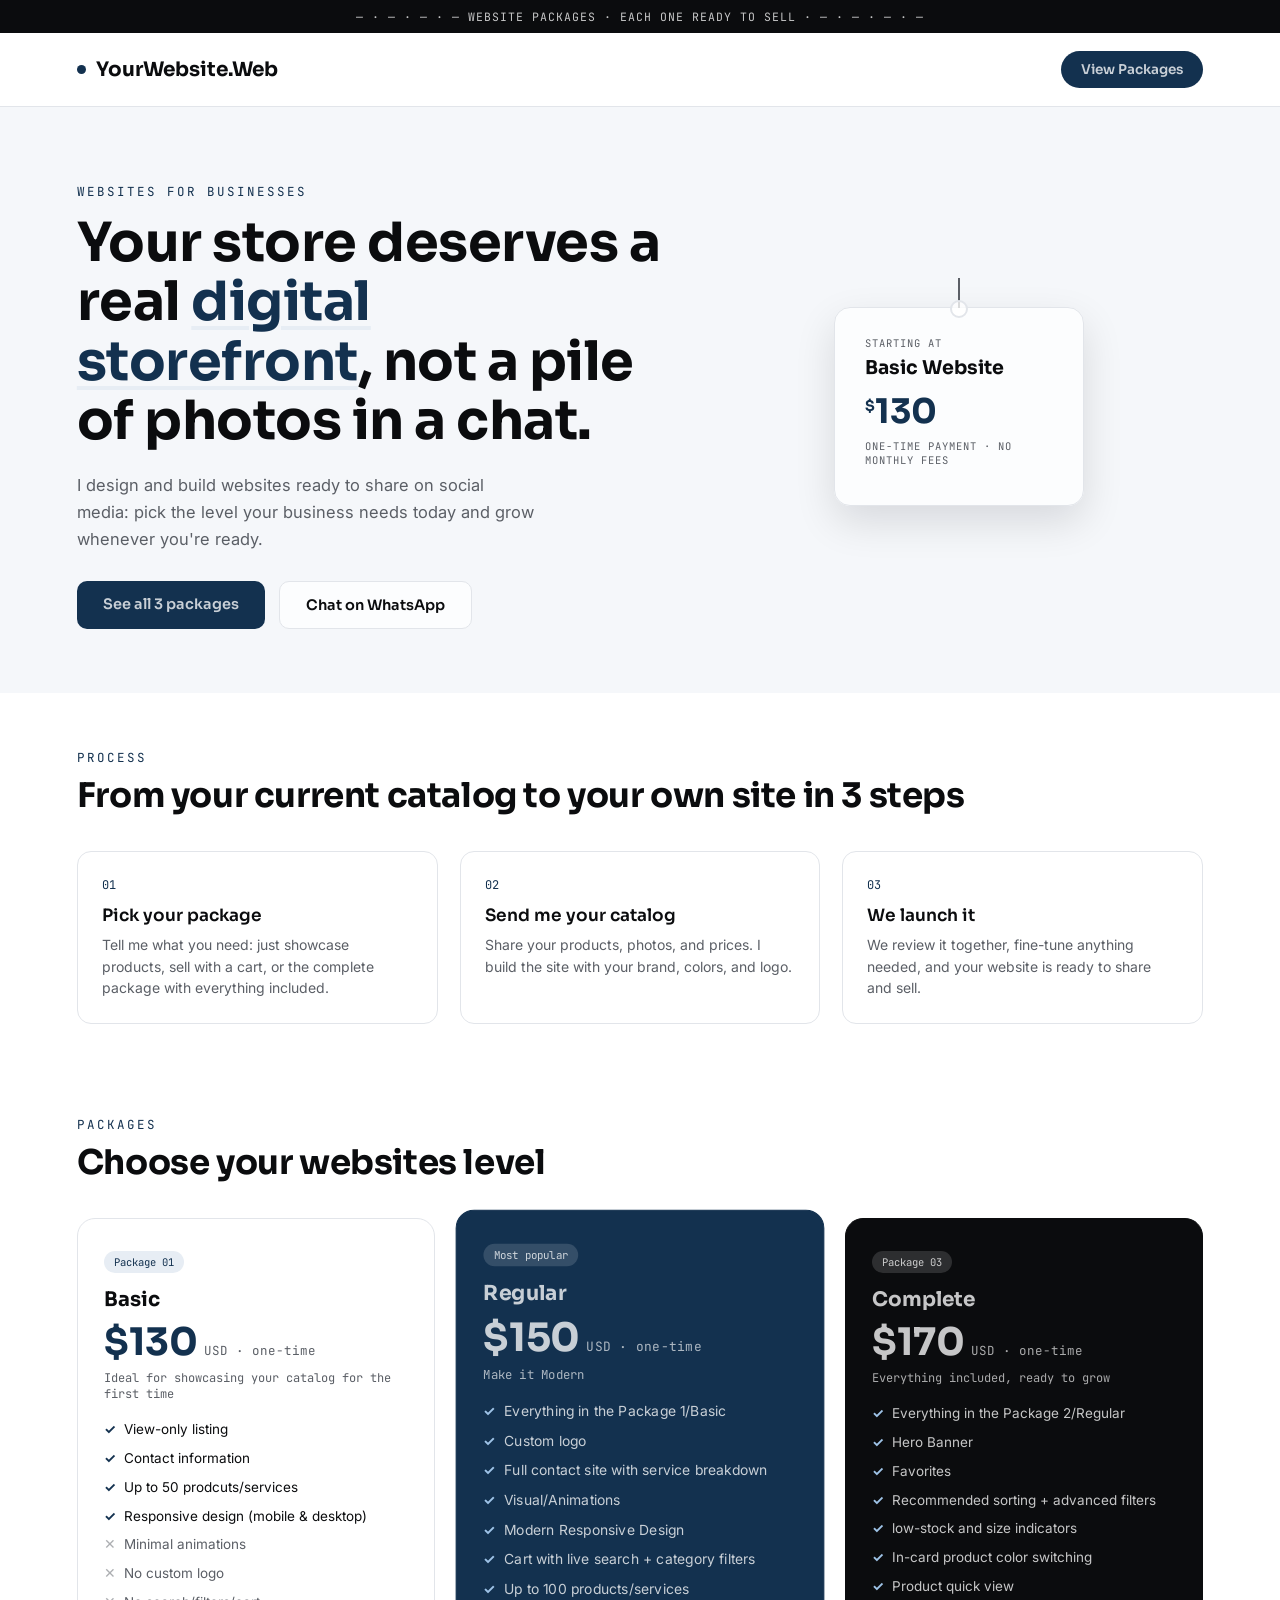
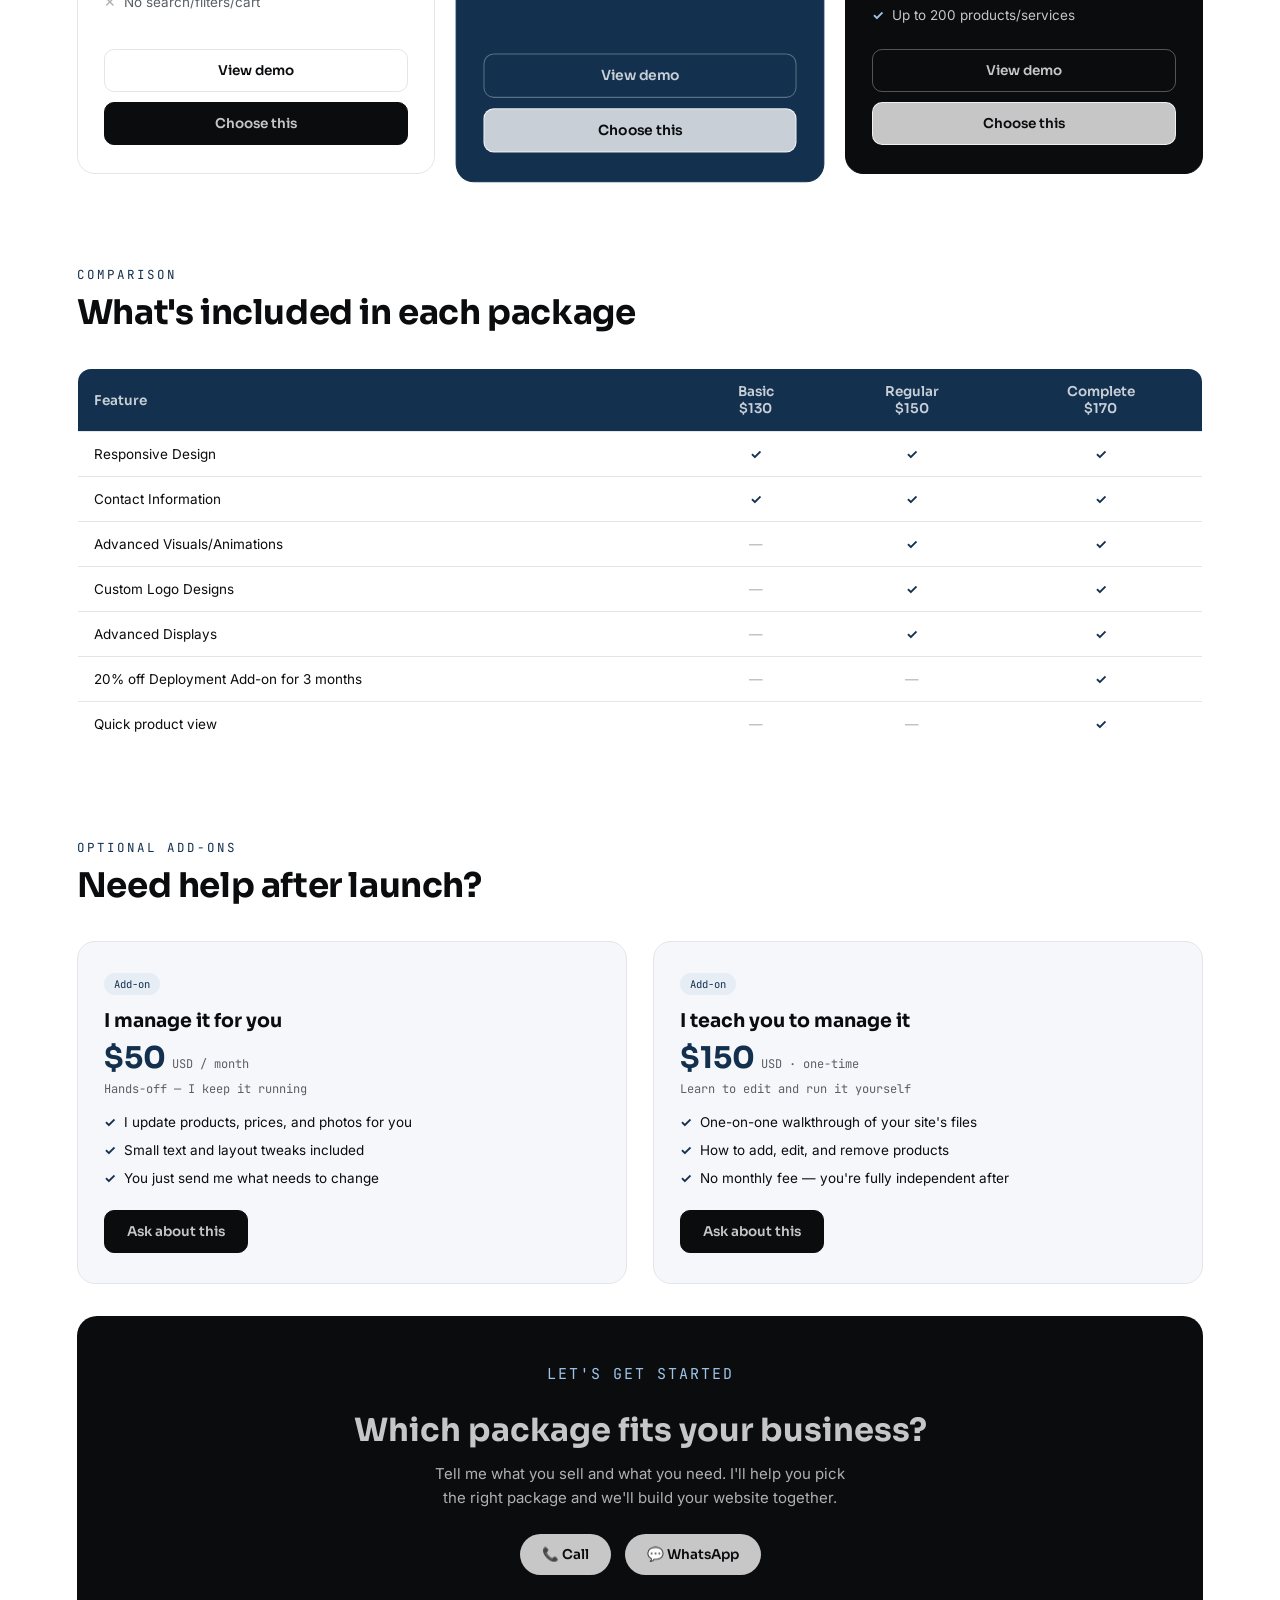
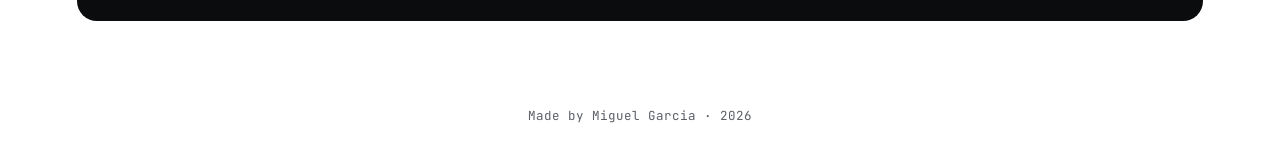
<file: index.html>
<!DOCTYPE html>
<html lang="en">
<head>
  <meta charset="UTF-8">
  <meta name="viewport" content="width=device-width, initial-scale=1.0">
  <title>Websites | Packages & Pricing</title>
  <link rel="preconnect" href="https://fonts.googleapis.com">
  <link href="https://fonts.googleapis.com/css2?family=Sora:wght@500;600;700&family=Inter:wght@400;500;600&family=JetBrains+Mono:wght@400;500&display=swap" rel="stylesheet">
  <link rel="stylesheet" href="Assets/CSS/styles.css">
</head>
<body>

  <div class="receipt-strip">— · — · — · — WEBSITE PACKAGES · EACH ONE READY TO SELL · — · — · — · —</div>

  <nav class="nav">
    <div class="nav-brand"><span class="dot"></span>YourWebsite.Web</div>
    <a href="#pricing" class="nav-cta">View Packages</a>
  </nav>

  <!-- ============ HERO ============ -->
  <section class="hero">
    <div>
      <p class="hero-eyebrow">Websites for businesses</p>
      <h1>Your store deserves a real <span>digital storefront</span>, not a pile of photos in a chat.</h1>
      <p class="lead">I design and build websites ready to share on social media: pick the level your business needs today and grow whenever you're ready.</p>
      <div class="hero-buttons">
        <a href="#pricing" class="btn-primary">See all 3 packages</a>
        <a href="#contact" class="btn-secondary">Chat on WhatsApp</a>
      </div>
    </div>
    <div class="hero-tag">
      <p class="tag-label">Starting at</p>
      <p class="tag-title">Basic Website</p>
      <p class="tag-price"><sup>$</sup>130</p>
      <p class="tag-label" style="margin-top:6px;">One-time payment · No monthly fees</p>
    </div>
  </section>

  <!-- ============ HOW IT WORKS ============ -->
  <section class="how">
    <p class="section-eyebrow">Process</p>
    <h2 class="section-title">From your current catalog to your own site in 3 steps</h2>
    <div class="how-steps">
      <div class="how-step">
        <p class="step-num">01</p>
        <h3>Pick your package</h3>
        <p>Tell me what you need: just showcase products, sell with a cart, or the complete package with everything included.</p>
      </div>
      <div class="how-step">
        <p class="step-num">02</p>
        <h3>Send me your catalog</h3>
        <p>Share your products, photos, and prices. I build the site with your brand, colors, and logo.</p>
      </div>
      <div class="how-step">
        <p class="step-num">03</p>
        <h3>We launch it</h3>
        <p>We review it together, fine-tune anything needed, and your website is ready to share and sell.</p>
      </div>
    </div>
  </section>

  <!-- ============ PRICING ============ -->
  <section class="pricing" id="pricing">
    <p class="section-eyebrow">Packages</p>
    <h2 class="section-title">Choose your websites level</h2>

    <div class="tags-row">

      <!-- Package 1 -->
      <div class="price-card tier-1">
        <span class="badge">Package 01</span>
        <h3>Basic</h3>
        <div class="price-line"><span class="amount">$130</span><span class="currency">USD · one-time</span></div>
        <p class="price-sub">Ideal for showcasing your catalog for the first time</p>
        <ul>

          <li><span class="check">✓</span> View-only listing</li>
          <li><span class="check">✓</span> Contact information</li>
          <li><span class="check">✓</span> Up to 50 prodcuts/services</li>
          <li><span class="check">✓</span> Responsive design (mobile & desktop)</li>
          <li class="muted"><span class="cross">✕</span> Minimal animations</li>
          <li class="muted"><span class="cross">✕</span> No custom logo</li>
          <li class="muted"><span class="cross">✕</span> No search/filters/cart</li>

        </ul>
        <div class="price-card-buttons">
          <a href="Pages/index-1.html" class="btn-demo">View demo</a>
          <a href="#contact" class="btn-choose">Choose this</a>
        </div>
      </div>

      <!-- Package 2 -->
      <div class="price-card tier-2">
        <span class="badge">Most popular</span>
        <h3>Regular</h3>
        <div class="price-line"><span class="amount">$150</span><span class="currency">USD · one-time</span></div>
        <p class="price-sub">Make it Modern</p>
        <ul>
          <li><span class="check">✓</span> Everything in the Package 1/Basic</li>
          <li><span class="check">✓</span> Custom logo</li>
          <li><span class="check">✓</span> Full contact site with service breakdown</li>
          <li><span class="check">✓</span> Visual/Animations</li>
          <li><span class="check">✓</span> Modern Responsive Design</li>
          <li><span class="check">✓</span> Cart with live search + category filters</li>
          <li><span class="check">✓</span> Up to 100 products/services</li>
        </ul>
        <div class="price-card-buttons">
          <a href="Pages/index-2.html" class="btn-demo">View demo</a>
          <a href="#contact" class="btn-choose">Choose this</a>
        </div>
      </div>

      <!-- Package 3 -->
      <div class="price-card tier-3">
        <span class="badge">Package 03</span>
        <h3>Complete</h3>
        <div class="price-line"><span class="amount">$170</span><span class="currency">USD · one-time</span></div>
        <p class="price-sub">Everything included, ready to grow</p>
        <ul>
          <li><span class="check">✓</span> Everything in the Package 2/Regular</li>
          <li><span class="check">✓</span> Hero Banner</li>
          <li><span class="check">✓</span> Favorites</li>
          <li><span class="check">✓</span> Recommended sorting + advanced filters</li>
          <li><span class="check">✓</span> low-stock and size indicators</li>
          <li><span class="check">✓</span> In-card product color switching</li>
          <li><span class="check">✓</span> Product quick view</li>
          <li><span class="check">✓</span> Up to 200 products/services</li>
        </ul>
        <div class="price-card-buttons">
          <a href="Pages/index-3.html" class="btn-demo">View demo</a>
          <a href="#contact" class="btn-choose">Choose this</a>
        </div>
      </div>

    </div>
  </section>

  <!-- ============ COMPARISON ============ -->
  <section class="compare">
    <p class="section-eyebrow">Comparison</p>
    <h2 class="section-title">What's included in each package</h2>
    <table>
      <thead>
        <tr>
          <th>Feature</th>
          <th>Basic<br>$130</th>
          <th>Regular<br>$150</th>
          <th>Complete<br>$170</th>
        </tr>
      </thead>
      <tbody>
        <tr><td>Responsive Design</td><td class="yes">✓</td><td class="yes">✓</td><td class="yes">✓</td></tr>
        <tr><td>Contact Information</td><td class="yes">✓</td><td class="yes">✓</td><td class="yes">✓</td></tr>
        <tr><td>Advanced Visuals/Animations</td><td class="no">—</td><td class="yes">✓</td><td class="yes">✓</td></tr>
        <tr><td>Custom Logo Designs</td><td class="no">—</td><td class="yes">✓</td><td class="yes">✓</td></tr>
        <tr><td>Advanced Displays</td><td class="no">—</td><td class="yes">✓</td><td class="yes">✓</td></tr>
        <tr><td>20% off Deployment Add-on for 3 months</td><td class="no">—</td><td class="no">—</td><td class="yes">✓</td></tr>
        <tr><td>Quick product view</td><td class="no">—</td><td class="no">—</td><td class="yes">✓</td></tr>
      </tbody>
    </table>
  </section>

  <!-- ============ ADD-ON SERVICES ============ -->
  <section class="addons">
    <p class="section-eyebrow">Optional add-ons</p>
    <h2 class="section-title">Need help after launch?</h2>
    <div class="addons-row">

      <div class="addon-card">
        <span class="badge">Add-on</span>
        <h3>I manage it for you</h3>
        <div class="price-line"><span class="amount">$50</span><span class="currency">USD / month</span></div>
        <p class="price-sub">Hands-off — I keep it running</p>
        <ul>
          <li><span class="check">✓</span> I update products, prices, and photos for you</li>
          <li><span class="check">✓</span> Small text and layout tweaks included</li>
          <li><span class="check">✓</span> You just send me what needs to change</li>
        </ul>
        <a href="#contact" class="btn-choose">Ask about this</a>
      </div>

      <div class="addon-card">
        <span class="badge">Add-on</span>
        <h3>I teach you to manage it</h3>
        <div class="price-line"><span class="amount">$150</span><span class="currency">USD · one-time</span></div>
        <p class="price-sub">Learn to edit and run it yourself</p>
        <ul>
          <li><span class="check">✓</span> One-on-one walkthrough of your site's files</li>
          <li><span class="check">✓</span> How to add, edit, and remove products</li>
          <li><span class="check">✓</span> No monthly fee — you're fully independent after</li>
        </ul>
        <a href="#contact" class="btn-choose">Ask about this</a>
      </div>

    </div>
  </section>

  <!-- ============ CONTACT ============ -->
  <section class="contact-section" id="contact">
    <div class="contact-card">
      <p class="section-eyebrow">Let's get started</p>
      <h2>Which package fits your business?</h2>
      <p>Tell me what you sell and what you need. I'll help you pick the right package and we'll build your website together.</p>
      <div class="contact-links">
        <a href="tel:+18324849161">📞 Call</a>
        <a href="https://wa.me/18324849161" target="_blank" rel="noreferrer">💬 WhatsApp</a>
      </div>
    </div>
  </section>

  <footer class="site-footer">
    <p>Made by Miguel Garcia · 2026</p>
  </footer>

</body>
</html>
</file>
<file: Assets/CSS/styles.css>
/* ======================================================
   STYLES - SALES / PRICING PAGE (index.html)
   Three-color system: white, navy, black. Clean & modern.
====================================================== */
:root {
  --white: #ffffffc4;
  --off-white: #f5f7fa;
  --navy: #13314f;
  --navy-dark: #0c2138;
  --navy-tint: #e7edf4;
  --black: #0b0c0e;
  --gray: #5b5f66;
  --line: #e2e5ea;

  --shadow-rgb: 11, 12, 14;
  --shadow-soft: rgba(var(--shadow-rgb), 0.06);
  --shadow-medium: rgba(var(--shadow-rgb), 0.12);
  --shadow-strong: rgba(var(--shadow-rgb), 0.24);

  --font-display: 'Sora', sans-serif;
  --font-body: 'Inter', sans-serif;
  --font-mono: 'JetBrains Mono', monospace;
}

* { margin: 0; padding: 0; box-sizing: border-box; }

html { scroll-behavior: smooth; }

body {
  background-color: var(--white);
  font-family: var(--font-body);
  color: var(--black);
  -webkit-font-smoothing: antialiased;
}

a { color: inherit; }

/* ---------- Top strip ---------- */
.receipt-strip {
  background-color: var(--black);
  color: var(--white);
  font-family: var(--font-mono);
  font-size: 11.5px;
  letter-spacing: 1px;
  text-align: center;
  padding: 9px 14px;
}

/* ---------- Nav ---------- */
.nav {
  display: flex;
  align-items: center;
  justify-content: space-between;
  padding: 18px 6%;
  border-bottom: 1px solid var(--line);
  position: sticky;
  top: 0;
  background-color: rgba(255, 255, 255, 0.92);
  backdrop-filter: blur(6px);
  z-index: 50;
}

.nav-brand {
  font-family: var(--font-display);
  font-weight: 700;
  font-size: 20px;
  display: flex;
  align-items: center;
  gap: 10px;
  color: var(--black);
}

.nav-brand .dot {
  width: 9px;
  height: 9px;
  border-radius: 50%;
  background-color: var(--navy);
  display: inline-block;
}

.nav-cta {
  font-family: var(--font-display);
  font-weight: 600;
  font-size: 13.5px;
  background-color: var(--navy);
  color: var(--white);
  padding: 10px 20px;
  border-radius: 999px;
  text-decoration: none;
  transition: background-color 0.2s ease;
}

.nav-cta:hover { background-color: var(--navy-dark); }

/* ---------- Hero ---------- */
.hero {
  padding: 76px 6% 64px;
  display: grid;
  grid-template-columns: 1.1fr 0.9fr;
  gap: 40px;
  align-items: center;
  background-color: var(--off-white);
}

.hero-eyebrow {
  font-family: var(--font-mono);
  font-size: 12.5px;
  color: var(--navy);
  text-transform: uppercase;
  letter-spacing: 2px;
  margin-bottom: 14px;
}

.hero h1 {
  font-family: var(--font-display);
  font-weight: 700;
  font-size: clamp(32px, 4.6vw, 54px);
  line-height: 1.1;
  letter-spacing: -0.5px;
  margin-bottom: 20px;
  color: var(--black);
}

.hero h1 span {
  color: var(--navy);
  text-decoration: underline solid var(--navy-tint) 4px;
  text-underline-offset: 6px;
}

.hero p.lead {
  font-size: 16.5px;
  color: var(--gray);
  line-height: 1.65;
  max-width: 46ch;
  margin-bottom: 28px;
}

.hero-buttons { display: flex; gap: 14px; flex-wrap: wrap; }

.btn-primary {
  font-family: var(--font-display);
  font-weight: 600;
  font-size: 14.5px;
  background-color: var(--navy);
  color: var(--white);
  padding: 14px 26px;
  border-radius: 10px;
  text-decoration: none;
  transition: background-color 0.2s ease, transform 0.15s ease;
}

.btn-primary:hover { background-color: var(--navy-dark); transform: translateY(-1px); }

.btn-secondary {
  font-family: var(--font-display);
  font-weight: 600;
  font-size: 14.5px;
  background-color: var(--white);
  color: var(--black);
  padding: 14px 26px;
  border-radius: 10px;
  text-decoration: none;
  border: 1px solid var(--line);
  transition: all 0.15s ease;
}

.btn-secondary:hover { border-color: var(--navy); color: var(--navy); }

/* Decorative hanging tag in the hero */
.hero-tag {
  justify-self: center;
  background-color: var(--white);
  border: 1px solid var(--line);
  border-radius: 16px;
  padding: 28px 30px 32px;
  width: 250px;
  position: relative;
  box-shadow: 0 16px 40px var(--shadow-medium);
}

.hero-tag::before {
  content: '';
  position: absolute;
  top: -30px;
  left: 50%;
  transform: translateX(-50%);
  width: 2px;
  height: 30px;
  background-color: var(--gray);
}

.hero-tag::after {
  content: '';
  position: absolute;
  top: -8px;
  left: 50%;
  transform: translateX(-50%);
  width: 14px;
  height: 14px;
  border: 2px solid var(--line);
  border-radius: 50%;
  background-color: var(--white);
}

.hero-tag .tag-label {
  font-family: var(--font-mono);
  font-size: 10.5px;
  color: var(--gray);
  text-transform: uppercase;
  letter-spacing: 1px;
  margin-bottom: 6px;
}

.hero-tag .tag-title {
  font-family: var(--font-display);
  font-weight: 700;
  font-size: 19px;
  margin-bottom: 10px;
  color: var(--black);
}

.hero-tag .tag-price {
  font-family: var(--font-display);
  font-weight: 700;
  font-size: 34px;
  color: var(--navy);
}

.hero-tag .tag-price sup { font-size: 15px; }

/* ---------- How it works ---------- */
.how { padding: 56px 6% 20px; }

.section-eyebrow {
  font-family: var(--font-mono);
  font-size: 12.5px;
  color: var(--navy);
  text-transform: uppercase;
  letter-spacing: 2px;
  margin-bottom: 8px;
}

.section-title {
  font-family: var(--font-display);
  font-weight: 700;
  font-size: clamp(24px, 3.2vw, 34px);
  margin-bottom: 34px;
  color: var(--black);
  letter-spacing: -0.4px;
}

.how-steps {
  display: grid;
  grid-template-columns: repeat(3, 1fr);
  gap: 22px;
}

.how-step {
  background-color: var(--white);
  border: 1px solid var(--line);
  border-radius: 14px;
  padding: 24px;
  transition: box-shadow 0.2s ease;
}

.how-step:hover { box-shadow: 0 10px 24px var(--shadow-soft); }

.how-step .step-num {
  font-family: var(--font-mono);
  font-size: 12px;
  color: var(--navy);
  margin-bottom: 10px;
}

.how-step h3 { font-family: var(--font-display); font-weight: 600; font-size: 17px; margin-bottom: 8px; color: var(--black); }
.how-step p { color: var(--gray); font-size: 14px; line-height: 1.55; }

/* ---------- Pricing ---------- */
.pricing { padding: 72px 6%; }

.tags-row {
  display: grid;
  grid-template-columns: repeat(3, 1fr);
  gap: 26px;
  margin-top: 10px;
}

.price-card {
  position: relative;
  border: 1px solid var(--line);
  border-radius: 18px;
  padding: 32px 26px 28px;
  display: flex;
  flex-direction: column;
  transition: transform 0.2s ease, box-shadow 0.2s ease;
  background-color: var(--white);
}

.price-card:hover { transform: translateY(-4px); box-shadow: 0 16px 36px var(--shadow-medium); }

.price-card.tier-1 { background-color: var(--white); }
.price-card.tier-2 { background-color: var(--navy); color: var(--white); border-color: var(--navy); transform: scale(1.03); }
.price-card.tier-3 { background-color: var(--black); color: var(--white); border-color: var(--black); }

.price-card.tier-2 .product-category,
.price-card.tier-2 h3,
.price-card.tier-3 h3 { color: var(--white); }

.price-card .badge {
  align-self: flex-start;
  font-family: var(--font-mono);
  font-size: 10.5px;
  background-color: var(--navy-tint);
  color: var(--navy);
  padding: 4px 10px;
  border-radius: 999px;
  margin-bottom: 14px;
}

.price-card.tier-2 .badge,
.price-card.tier-3 .badge { background-color: rgba(255, 255, 255, 0.14); color: var(--white); }

.price-card h3 {
  font-family: var(--font-display);
  font-weight: 700;
  font-size: 20px;
  margin-bottom: 6px;
  color: var(--black);
}

.price-card .price-line { display: flex; align-items: baseline; gap: 6px; margin-bottom: 4px; }

.price-card .price-line .amount {
  font-family: var(--font-display);
  font-weight: 700;
  font-size: 38px;
  color: var(--navy);
}

.price-card.tier-2 .price-line .amount,
.price-card.tier-3 .price-line .amount { color: var(--white); }

.price-card .price-line .currency { font-family: var(--font-mono); font-size: 12.5px; color: var(--gray); }
.price-card.tier-2 .price-line .currency,
.price-card.tier-3 .price-line .currency { color: rgba(255, 255, 255, 0.65); }

.price-card .price-sub {
  font-size: 12px;
  color: var(--gray);
  margin-bottom: 18px;
  font-family: var(--font-mono);
}

.price-card.tier-2 .price-sub,
.price-card.tier-3 .price-sub { color: rgba(255, 255, 255, 0.65); }

.price-card ul { list-style: none; display: flex; flex-direction: column; gap: 10px; margin-bottom: 24px; flex: 1; }

.price-card ul li { font-size: 13.5px; line-height: 1.4; display: flex; gap: 8px; align-items: flex-start; }

.price-card ul li.muted { color: var(--gray); }
.price-card.tier-2 ul li.muted,
.price-card.tier-3 ul li.muted { color: rgba(255, 255, 255, 0.5); }

.price-card ul li .check { color: var(--navy); font-weight: 700; flex-shrink: 0; }
.price-card.tier-2 ul li .check,
.price-card.tier-3 ul li .check { color: #9fc4e8; }

.price-card ul li .cross { color: var(--gray); opacity: 0.5; flex-shrink: 0; }

.price-card-buttons { display: flex; flex-direction: column; gap: 10px; }

.price-card .btn-demo,
.price-card .btn-choose {
  text-align: center;
  font-family: var(--font-display);
  font-weight: 600;
  font-size: 13.5px;
  padding: 12px;
  border-radius: 10px;
  text-decoration: none;
  border: 1px solid var(--line);
  transition: all 0.15s ease;
}

.price-card .btn-demo { background-color: var(--white); color: var(--black); }
.price-card .btn-demo:hover { border-color: var(--navy); color: var(--navy); }

.price-card.tier-2 .btn-demo,
.price-card.tier-3 .btn-demo {
  background-color: transparent;
  color: var(--white);
  border-color: rgba(255, 255, 255, 0.3);
}

.price-card.tier-2 .btn-demo:hover,
.price-card.tier-3 .btn-demo:hover { border-color: var(--white); }

.price-card .btn-choose { background-color: var(--black); color: var(--white); border-color: var(--black); }
.price-card .btn-choose:hover { background-color: var(--navy); border-color: var(--navy); }

.price-card.tier-2 .btn-choose,
.price-card.tier-3 .btn-choose { background-color: var(--white); color: var(--black); border-color: var(--white); }

.price-card.tier-2 .btn-choose:hover,
.price-card.tier-3 .btn-choose:hover { background-color: var(--navy-tint); }

/* ---------- Comparison table ---------- */
.compare { padding: 20px 6% 72px; overflow-x: auto; }

.compare table {
  width: 100%;
  border-collapse: collapse;
  min-width: 560px;
  background-color: var(--white);
  border: 1px solid var(--line);
  border-radius: 14px;
  overflow: hidden;
}

.compare th, .compare td { padding: 14px 16px; text-align: left; border-bottom: 1px solid var(--line); font-size: 13.5px; }

.compare th { font-family: var(--font-display); font-weight: 600; background-color: var(--navy); color: var(--white); }

.compare td:not(:first-child), .compare th:not(:first-child) { text-align: center; }

.compare tr:last-child td { border-bottom: none; }

.compare .yes { color: var(--navy); font-weight: 700; }
.compare .no { color: var(--gray); opacity: 0.5; }

/* ---------- Add-on services ---------- */
.addons { padding: 20px 6% 12px; }

.addons-row {
  display: grid;
  grid-template-columns: repeat(2, 1fr);
  gap: 26px;
  margin-top: 10px;
}

.addon-card {
  border: 1px solid var(--line);
  border-radius: 18px;
  padding: 30px 26px;
  background-color: var(--off-white);
  transition: transform 0.2s ease, box-shadow 0.2s ease;
}

.addon-card:hover { transform: translateY(-3px); box-shadow: 0 14px 32px var(--shadow-medium); }

.addon-card .badge {
  display: inline-block;
  font-family: var(--font-mono);
  font-size: 10.5px;
  background-color: var(--navy-tint);
  color: var(--navy);
  padding: 4px 10px;
  border-radius: 999px;
  margin-bottom: 14px;
}

.addon-card h3 { font-family: var(--font-display); font-weight: 700; font-size: 19px; margin-bottom: 6px; color: var(--black); }

.addon-card .price-line { display: flex; align-items: baseline; gap: 6px; margin-bottom: 4px; }
.addon-card .price-line .amount { font-family: var(--font-display); font-weight: 700; font-size: 30px; color: var(--navy); }
.addon-card .price-line .currency { font-family: var(--font-mono); font-size: 12px; color: var(--gray); }

.addon-card .price-sub { font-size: 12px; color: var(--gray); margin-bottom: 16px; font-family: var(--font-mono); }

.addon-card ul { list-style: none; display: flex; flex-direction: column; gap: 9px; margin-bottom: 22px; }
.addon-card ul li { font-size: 13.5px; line-height: 1.4; display: flex; gap: 8px; align-items: flex-start; color: var(--black); }
.addon-card ul li .check { color: var(--navy); font-weight: 700; flex-shrink: 0; }

.addon-card .btn-choose {
  display: inline-block;
  text-align: center;
  font-family: var(--font-display);
  font-weight: 600;
  font-size: 13.5px;
  padding: 12px 22px;
  border-radius: 10px;
  text-decoration: none;
  background-color: var(--black);
  color: var(--white);
  border: 1px solid var(--black);
  transition: all 0.15s ease;
}

.addon-card .btn-choose:hover { background-color: var(--navy); border-color: var(--navy); }

/* ---------- Contact ---------- */
.contact-section { padding: 20px 6% 60px; }

.contact-card { background-color: var(--black); color: var(--white); border-radius: 20px; padding: 46px 6%; text-align: center; }

.contact-card .section-eyebrow { color: #9fc4e8; }

.contact-card h2 { font-family: var(--font-display); font-weight: 700; font-size: clamp(23px, 3.2vw, 32px); margin-bottom: 12px; }

.contact-card p { color: rgba(255, 255, 255, 0.68); max-width: 46ch; margin: 0 auto 24px; line-height: 1.6; font-size: 15px; }

.contact-links { display: flex; justify-content: center; gap: 14px; flex-wrap: wrap; }

.contact-links a {
  text-decoration: none;
  font-family: var(--font-display);
  font-weight: 600;
  font-size: 13.5px;
  background-color: var(--white);
  color: var(--black);
  padding: 12px 22px;
  border-radius: 999px;
  transition: background-color 0.2s ease;
}

.contact-links a:hover { background-color: var(--navy-tint); }

/* ---------- Footer ---------- */
.site-footer { text-align: center; padding: 26px 20px 40px; color: var(--gray); font-size: 12.5px; font-family: var(--font-mono); }

/* ---------- Responsive ---------- */
@media (max-width: 900px) {
  .hero { grid-template-columns: 1fr; padding: 50px 6%; }
  .hero-tag { justify-self: start; }
  .how-steps { grid-template-columns: 1fr; }
  .tags-row { grid-template-columns: 1fr; }
  .price-card.tier-2 { transform: none; }
  .addons-row { grid-template-columns: 1fr; }
}

@media (max-width: 500px) {
  .nav { padding: 16px 5%; }
  .compare th, .compare td { font-size: 12px; padding: 10px; }
}
</file>
